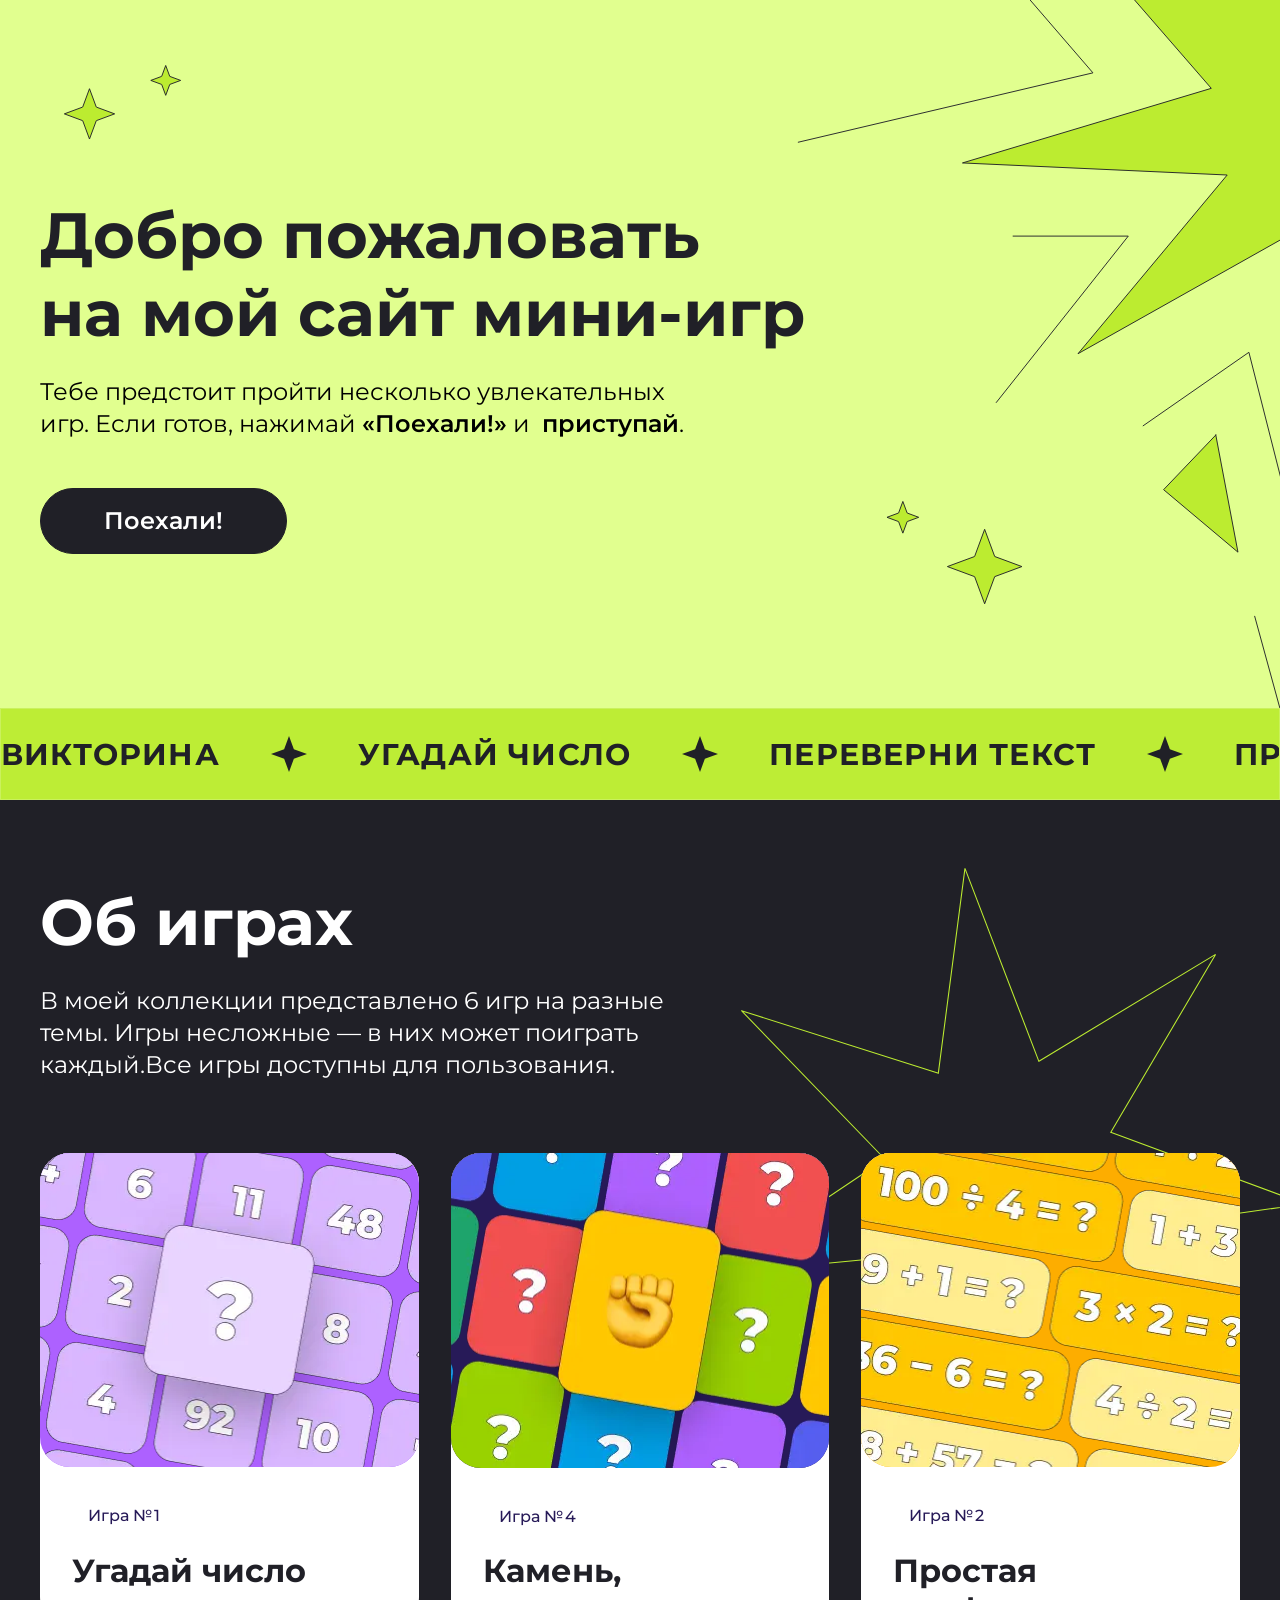
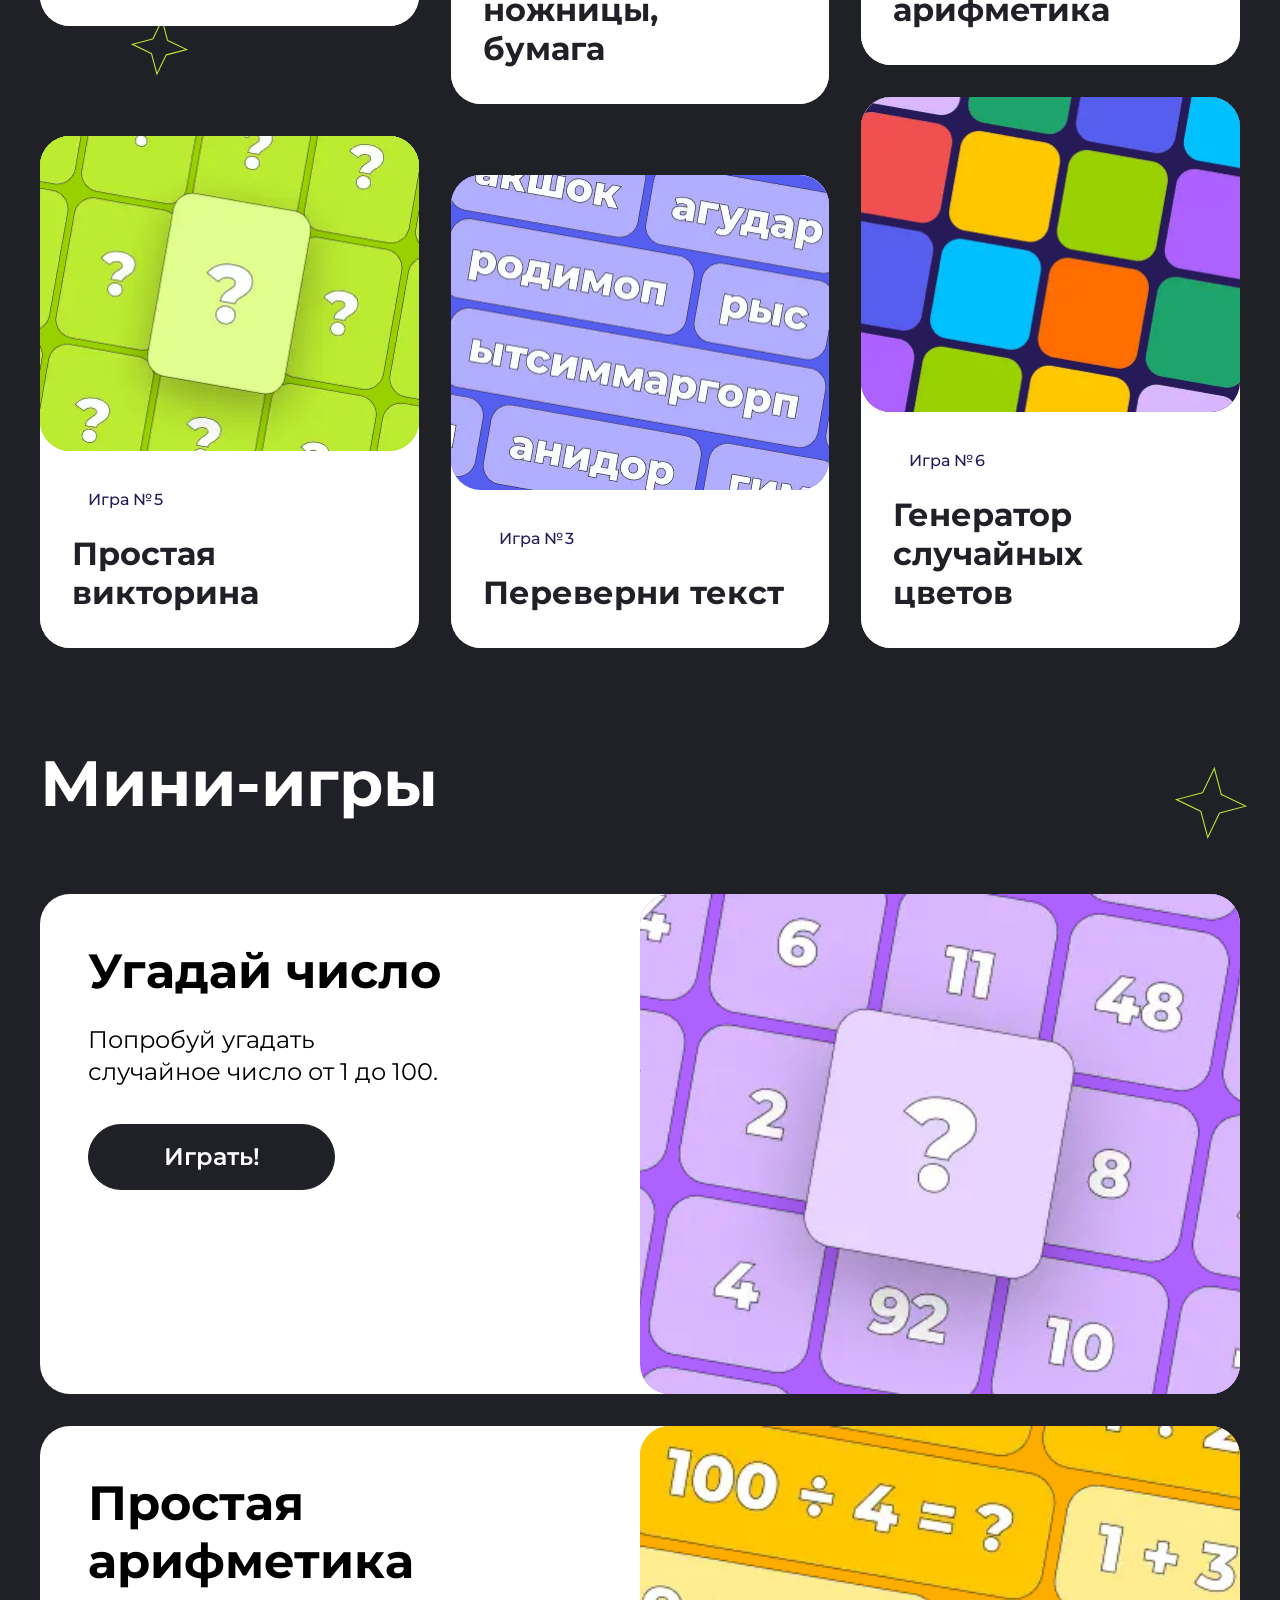
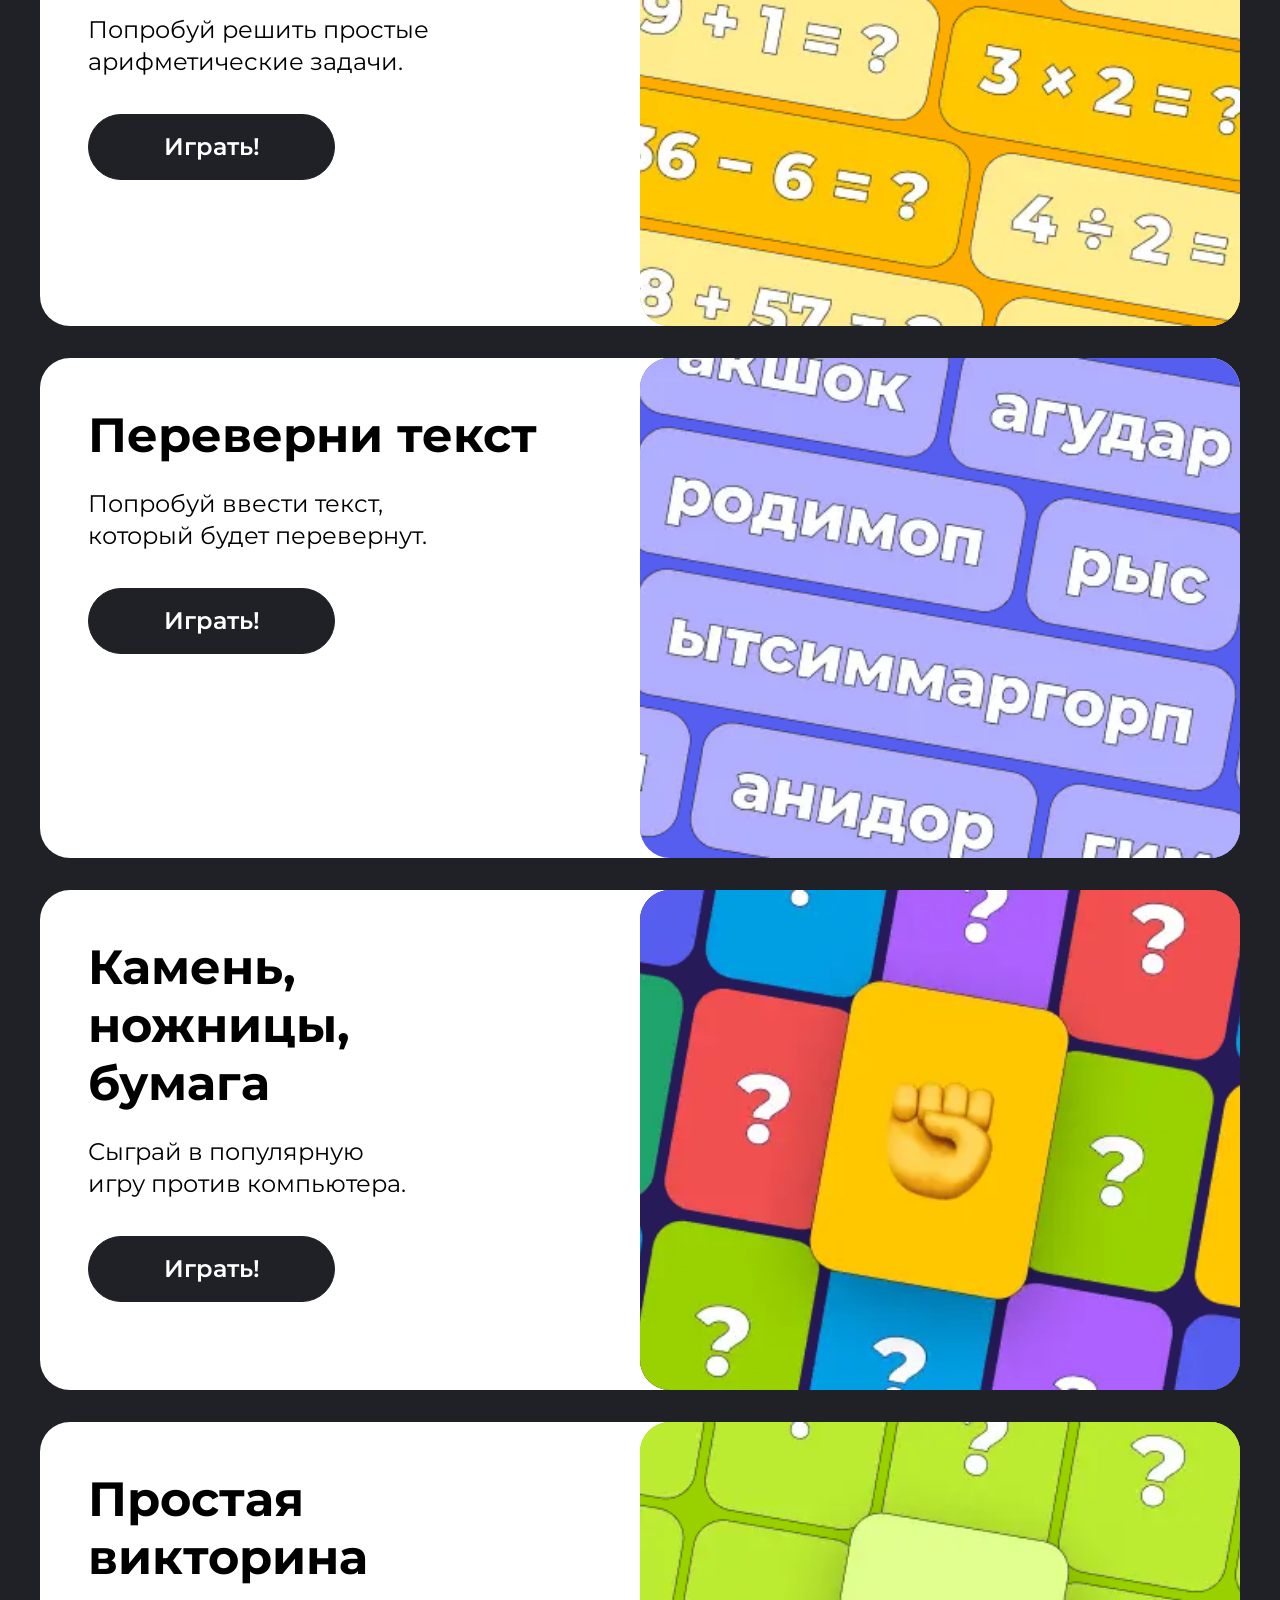
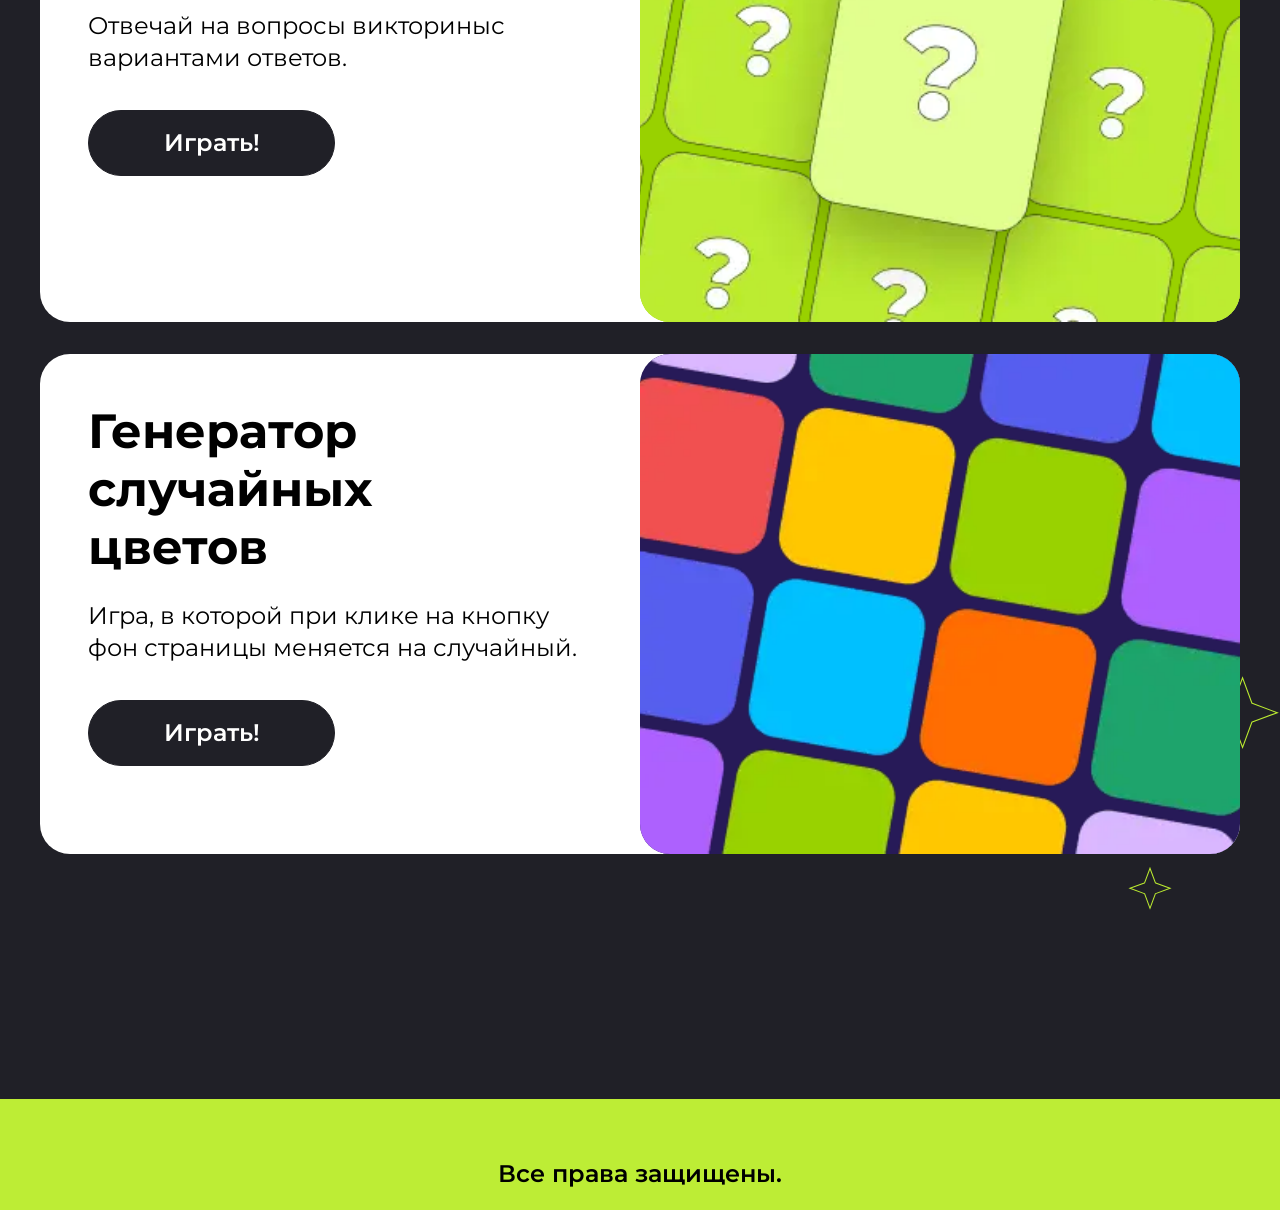
<file: index.html>
<!DOCTYPE html>
<html lang="ru">
	<head>
		<meta charset="UTF-8">
		<meta http-equiv="X-UA-Compatible" content="IE=edge">
		<meta name="viewport" content="width=device-width, initial-scale=1.0">
		<title>Mini games</title>
		<link rel="preconnect" href="https://fonts.googleapis.com">
		<link rel="preconnect" href="https://fonts.gstatic.com" crossorigin>
		<link href="https://fonts.googleapis.com/css2?family=Montserrat:ital,wght@0,100..900;1,100..900&display=swap" rel="stylesheet">
		<link rel="stylesheet" href="./css/main.css">

		<link rel="icon" type="image/x-icon" href="./img/favicons/apple-touch-icon.svg">
		<link rel="apple-touch-icon" sizes="180x180" href="./img/favicon/apple-touch-icon.png">
		<script defer src="./js/index.bundle.js"></script>
	</head>

	<body class="body" id="body-page" data-js-body-page>
		<div class="wrapper-lock-scroll" data-js-wrapper>
			
			<svg display="none" xmlns="http://www.w3.org/2000/svg" xmlns:xlink="http://www.w3.org/1999/xlink">
				<symbol id="close" xmlns="http://www.w3.org/2000/svg" class="bi bi-x" viewBox="0 0 12 12">
					<path
						d="M4.646 4.646a.5.5 0 0 1 .708 0L8 7.293l2.646-2.647a.5.5 0 0 1 .708.708L8.707 8l2.647 2.646a.5.5 0 0 1-.708.708L8 8.707l-2.646 2.647a.5.5 0 0 1-.708-.708L7.293 8 4.646 5.354a.5.5 0 0 1 0-.708z">
				</symbol>
			</svg>
			<header class="header">
				<div class="header__sticky-marquee">
					<div class="container">
						<div class="header__body">
							<div class="header__content">
								<h2 class="header__title">Добро пожаловать на&#160;мой сайт мини-игр</h2>
								<div class="header__subtitle">
									<p>
										Тебе предстоит пройти несколько увлекательных игр. Если&#160;готов, нажимай
										<span class="header__highlight">&#171;Поехали!&#187;</span> и&#160; <span class="header__highlight">приступай</span>.
									</p>
								</div>
							</div>
							<a href="#about-games" class="header__link button-action">
								<span class="button-action__text">Поехали!</span>
							</a>
						</div>
					</div>
					<div class="container-full">
						<div class="marquee">
							<div class="marquee__container" data-speed="60" data-direction="left">
								<div class="marquee__track">
									<div class="marquee__inner">
										<div class="card-line"><span class="card-line__text">Викторина</span></div>
										<div class="card-line"><span class="card-line__text">Угадай число</span></div>
										<div class="card-line"><span class="card-line__text">Переверни текст</span></div>
										<div class="card-line"><span class="card-line__text">Простая арифметика</span></div>
										<div class="card-line"><span class="card-line__text">Камень, ножницы, бумага</span></div>
										<div class="card-line"><span class="card-line__text">Генератор случайных цветов</span></div>
									</div>
								</div>
							</div>
						</div>
					</div>
				</div>
			</header>
			<main class="main">
				<div class="main__container-bg">
					<div class="container main__container">
						<div class="main__body">
							<h1 class="main__caption hidden" aria-label="All mini-games">Mini games for kids and parents</h1>
							<section class="about-games" id="about-games">
								<!-- <div class="container"> -->
								<div class="about-games__body">
									<div class="about-games__content">
										<h2 class="about-games__title title-games" aria-label="Описание игр для детей">Об&#160;играх</h2>
										<div class="about-games__description">
											<p>
												В&#160;моей коллекции представлено 6 игр на&#160;разные темы. Игры несложные&#160;&#8212; в&#160;них может поиграть каждый.Все игры
												доступны для&#160;пользования.
											</p>
										</div>
									</div>
									<div class="about-games__cards">
										<div class="about-games__column">
											<a href="#guess-number" class="about-games__link">
												<article class="card-game">
													<h3 class="sr-only" aria-label="Детские игры">Игра: Угадай число</h3>
													<div class="card-game__cover-card bg-img-color bg-img-color--1">
														<picture>
															<source
																srcset="
																	./img/card-game/guess-number.webp    1x,
																	./img/card-game/guess-number@2x.webp 2x,
																	./img/card-game/guess-number@4x.webp 3x
																"
																type="image/webp">
															<source
																srcset="
																	./img/card-game/guess-number.png    1x,
																	./img/card-game/guess-number@2x.png 2x,
																	./img/card-game/guess-number@4x.png 3x
																"
																type="image/png">
															<img src="./img/card-game/guess-number.png" loading="lazy" alt="guess the number" class="card-game__img">
														</picture>
													</div>
													<div class="card-game__content">
														<div class="card-game__number-game">
															<span>Игра № 1</span>
														</div>
														<h4 class="card-game__title">Угадай число</h4>
													</div>
												</article>
											</a>
											<a href="#rock-paper-scissors" class="about-games__link">
												<article class="card-game">
													<h3 class="sr-only" aria-label="Детские игры">Игра: Камень, ножницы, бумага</h3>
													<div class="card-game__cover-card bg-img-color bg-img-color--4">
														<picture>
															<source
																srcset="
																	./img/card-game/rock-paper-scissors.webp    1x,
																	./img/card-game/rock-paper-scissors@2x.webp 2x,
																	./img/card-game/rock-paper-scissors@4x.webp 3x
																"
																type="image/webp">
															<source
																srcset="
																	./img/card-game/rock-paper-scissors.png    1x,
																	./img/card-game/rock-paper-scissors@2x.png 2x,
																	./img/card-game/rock-paper-scissors@4x.png 3x
																"
																type="image/png">
															<img src="./img/card-game/rock-paper-scissors.png" loading="lazy" alt="rock-paper-scissors" class="card-game__img">
														</picture>
													</div>
													<div class="card-game__content">
														<div class="card-game__number-game">
															<span>Игра № 4</span>
														</div>
														<h4 class="card-game__title card-game__title--line-break">Камень, ножницы, бумага</h4>
													</div>
												</article>
											</a>
										</div>
										<div class="about-games__column">
											<a href="#simple-arithmetic" class="about-games__link">
												<article class="card-game">
													<h3 class="sr-only" aria-label="Детские игры">Игра: Простая арифметика</h3>
													<div class="card-game__cover-card  bg-img-color bg-img-color--2">
														<picture>
															<source
																srcset="
																	./img/card-game/simple-arithmetic.webp    1x,
																	./img/card-game/simple-arithmetic@2x.webp 2x,
																	./img/card-game/simple-arithmetic@4x.webp 3x
																"
																type="image/webp">
															<source
																srcset="
																	./img/card-game/simple-arithmetic.png    1x,
																	./img/card-game/simple-arithmetic@2x.png 2x,
																	./img/card-game/simple-arithmetic@4x.png 3x
																"
																type="image/png">
															<img src="./img/card-game/simple-arithmetic.png" loading="lazy" alt="simple-arithmetic" class="card-game__img">
														</picture>
													</div>
													<div class="card-game__content">
														<div class="card-game__number-game">
															<span>Игра № 2</span>
														</div>
														<h4 class="card-game__title card-game__title--line-break">Простая арифметика</h4>
													</div>
												</article>
											</a>
											<a href="#simple-quiz" class="about-games__link">
												<article class="card-game">
													<h3 class="sr-only" aria-label="Детские игры">Игра: Простая викторина</h3>
													<div class="card-game__cover-card bg-img-color bg-img-color--5">
														<picture>
															<source
																srcset="
																	./img/card-game/simple-quiz.webp    1x,
																	./img/card-game/simple-quiz@2x.webp 2x,
																	./img/card-game/simple-quiz@4x.webp 3x
																"
																type="image/webp">
															<source
																srcset="
																	./img/card-game/simple-quiz.png    1x,
																	./img/card-game/simple-quiz@2x.png 2x,
																	./img/card-game/simple-quiz@4x.png 3x
																"
																type="image/png">
															<img src="./img/card-game/simple-quiz.png" loading="lazy" alt="simple-quiz" class="card-game__img">
														</picture>
													</div>
													<div class="card-game__content">
														<div class="card-game__number-game">
															<span>Игра № 5</span>
														</div>
														<h4 class="card-game__title card-game__title--line-break">Простая викторина</h4>
													</div>
												</article>
											</a>
										</div>
										<div class="about-games__column">
											<a href="#turn-text-over" class="about-games__link">
												<article class="card-game">
													<h3 class="sr-only" aria-label="Детские игры">Игра: Переверни текст</h3>
													<div class="card-game__cover-card bg-img-color bg-img-color--3">
														<picture>
															<source
																srcset="
																	./img/card-game/turn-text-over.webp    1x,
																	./img/card-game/turn-text-over@2x.webp 2x,
																	./img/card-game/turn-text-over@4x.webp 3x
																"
																type="image/webp">
															<source
																srcset="
																	./img/card-game/turn-text-over.png    1x,
																	./img/card-game/turn-text-over@2x.png 2x,
																	./img/card-game/turn-text-over@4x.png 3x
																"
																type="image/png">
															<img src="./img/card-game/turn-text-over.png" loading="lazy" alt="turn-text-over" class="card-game__img">
														</picture>
													</div>
													<div class="card-game__content">
														<div class="card-game__number-game">
															<span>Игра № 3</span>
														</div>
														<h4 class="card-game__title">Переверни текст</h4>
													</div>
												</article>
											</a>
											<a href="#random-color-generator" class="about-games__link">
												<article class="card-game">
													<h3 class="sr-only" aria-label="Детские игры">Игра: Генератор случайных цветов</h3>
													<div class="card-game__cover-card bg-img-color bg-img-color--6">
														<picture>
															<source
																srcset="
																	./img/card-game/random-color-generator.webp    1x,
																	./img/card-game/random-color-generator@2x.webp 2x,
																	./img/card-game/random-color-generator@4x.webp 3x
																"
																type="image/webp">
															<source
																srcset="
																	./img/card-game/random-color-generator.png    1x,
																	./img/card-game/random-color-generator@2x.png 2x,
																	./img/card-game/random-color-generator@4x.png 3x
																"
																type="image/png">
															<img
																src="./img/card-game/random-color-generator.png"
																loading="lazy"
																alt="random-number-generator"
																class="card-game__img">
														</picture>
													</div>
													<div class="card-game__content">
														<div class="card-game__number-game">
															<span>Игра № 6</span>
														</div>
														<h4 class="card-game__title card-game__title--line-break">Генератор случайных цветов</h4>
													</div>
												</article>
											</a>
										</div>
									</div>
								</div>
								<!-- </div> -->
							</section>
							<section class="mini-games" id="mini-games">
								<!-- <div class="container"> -->
								<div class="mini-games__body">
									<div class="mini-games__content">
										<h3 class="mini-games__title title-games">Мини-игры</h3>
										<div class="mini-games__cards flip-card">
											<div class="mini-games__full-card flip-card__item" tabindex="0">
												<div class="mini-games__inner flip-card__inner">
													<article id="guess-number" class="card-mini flip-card__front">
														<div class="card-mini__content">
															<div class="card-mini__container">
																<div class="card-mini__rules-of-game">
																	<h2 class="card-mini__title">Угадай число</h2>
																	<div class="card-mini__description">
																		<p>Попробуй угадать случайное число от&#160;1 до&#160;100.</p>
																	</div>
																</div>
																<button type="button" class="button-action" data-game="guess-number">
																	<span class="button-action__text">Играть!</span>
																</button>
															</div>
														</div>
														<div class="card-mini__cover-card bg-img-color bg-img-color--1">
															<picture>
																<source
																	srcset="
																		./img/card-game/guess-number.webp    1x,
																		./img/card-game/guess-number@2x.webp 2x,
																		./img/card-game/guess-number@4x.webp 3x
																	"
																	type="image/webp">
																<source
																	srcset="
																		./img/card-game/guess-number.png    1x,
																		./img/card-game/guess-number@2x.png 2x,
																		./img/card-game/guess-number@4x.png 3x
																	"
																	type="image/png">
																<img src="./img/card-game/guess-number.png" loading="lazy" alt="guess the number" class="card-mini__img">
															</picture>
														</div>
													</article>
													<article class="card-mini-game flip-card__back">
														<div class="card-mini-game__container">
															<div class="card-mini-game__body">
																<div class="card-mini-game__pattern">
																	<button type="button" class="card-mini-game__btn-close" data-close="close">
																		<svg class="icon icon--close">
																			<use xlink:href="#close"></use>
																		</svg>
																	</button>
																	<h2 class="card-mini-game__title">Угадай число</h2>
																</div>
																<div class="guess-number">
																	<h3 class="guess-number__title">Компьютер загадал число от&#160;1 до&#160;100.&#160; Ваша задача его угадать.</h3>
																	<fieldset class="guess-number__field">
																		<label for="guess-number-play" class="guess-number__label">Ваше число: </label>
																		<input
																			id="guess-number-play"
																			name="number"
																			type="number"
																			min="0"
																			max="100"
																			inputmode="numeric"
																			placeholder="From 0 to 100"
																			class="guess-number__input">
																		<button type="button" class="guess-number__btn" data-test="check">Проверить</button>
																		<button type="button" class="guess-number__btn" data-test="reset">Сбросить</button>
																	</fieldset>
																	<div class="guess-number__display-result">
																		<div class="guess-number__result">
																			<span class="guess-number__text">Результат:</span>
																			<span class="guess-number__out-result"></span>
																		</div>
																		<div class="guess-number__help">
																			<span class="guess-number__text">Подсказка:</span>
																			<span class="guess-number__out-help"></span>
																		</div>
																		<div class="guess-number__attempt">
																			<span class="guess-number__text">Число попыток:</span>
																			<span class="guess-number__out-attempt"></span>
																		</div>
																	</div>
																</div>
															</div>
														</div>
													</article>
												</div>
											</div>
											<div class="mini-games__full-card  flip-card__item" tabindex="0">
												<div class="mini-games__inner flip-card__inner">
													<article id="simple-arithmetic" class="card-mini flip-card__front">
														<div class="card-mini__content">
															<div class="card-mini__container">
																<div class="card-mini__rules-of-game">
																	<h2 class="card-mini__title card-mini__title--line-break">Простая арифметика</h2>
																	<div class="card-mini__description">
																		<p>Попробуй решить простые арифметические задачи.</p>
																	</div>
																</div>
																<button type="button" class="button-action" data-game="simple-arithmetic">
																	<span class="button-action__text">Играть!</span>
																</button>
															</div>
														</div>
														<div class="card-mini__cover-card bg-img-color bg-img-color--2">
															<picture>
																<source
																	srcset="
																		./img/card-game/simple-arithmetic.webp    1x,
																		./img/card-game/simple-arithmetic@2x.webp 2x,
																		./img/card-game/simple-arithmetic@4x.webp 3x
																	"
																	type="image/webp">
																<source
																	srcset="
																		./img/card-game/simple-arithmetic.png    1x,
																		./img/card-game/simple-arithmetic@2x.png 2x,
																		./img/card-game/simple-arithmetic@4x.png 3x
																	"
																	type="image/png">
																<img src="./img/card-game/simple-arithmetic.png" loading="lazy" alt="guess the number" class="card-mini__img">
															</picture>
														</div>
													</article>
													<article class="card-mini-game flip-card__back">
														<div class="card-mini-game__container">
															<div class="card-mini-game__body">
																<div class="card-mini-game__pattern">
																	<button type="button" class="card-mini-game__btn-close" data-close="close">
																		<svg class="icon icon--close">
																			<use xlink:href="#close"></use>
																		</svg>
																	</button>
																	<h2 class="card-mini-game__title">Простая арифметика</h2>
																</div>
															</div>
														</div>
													</article>
												</div>
											</div>
											<div class="mini-games__full-card  flip-card__item" tabindex="0">
												<div class="mini-games__inner flip-card__inner">
													<article id="turn-text-over" class="card-mini flip-card__front">
														<div class="card-mini__content">
															<div class="card-mini__container">
																<div class="card-mini__rules-of-game">
																	<h2 class="card-mini__title">Переверни <span>текст</span></h2>
																	<div class="card-mini__description">
																		<p>Попробуй ввести текст, который будет перевернут.</p>
																	</div>
																</div>
																<button type="button" class="button-action">
																	<span class="button-action__text">Играть!</span>
																</button>
															</div>
														</div>
														<div class="card-mini__cover-card bg-img-color bg-img-color--3">
															<picture>
																<source
																	srcset="
																		./img/card-game/turn-text-over.webp    1x,
																		./img/card-game/turn-text-over@2x.webp 2x,
																		./img/card-game/turn-text-over@4x.webp 3x
																	"
																	type="image/webp">
																<source
																	srcset="
																		./img/card-game/turn-text-over.png    1x,
																		./img/card-game/turn-text-over@2x.png 2x,
																		./img/card-game/turn-text-over@4x.png 3x
																	"
																	type="image/png">
																<img src="./img/card-game/turn-text-over.png" loading="lazy" alt="guess the number" class="card-mini__img">
															</picture>
														</div>
													</article>
													<article class="card-mini-game flip-card__back">
														<div class="card-mini-game__container">
															<div class="card-mini-game__body">
																<div class="card-mini-game__pattern">
																	<button type="button" class="card-mini-game__btn-close" data-close="close">
																		<svg class="icon icon--close">
																			<use xlink:href="#close"></use>
																		</svg>
																	</button>
																	<h2 class="card-mini-game__title">Переверни текст</h2>
																</div>
															</div>
														</div>
													</article>
												</div>
											</div>
											<div class="mini-games__full-card  flip-card__item" tabindex="0">
												<div class="mini-games__inner flip-card__inner">
													<article id="rock-paper-scissors" class="card-mini flip-card__front">
														<div class="card-mini__content">
															<div class="card-mini__container">
																<div class="card-mini__rules-of-game">
																	<h2 class="card-mini__title card-mini__title--line-break">Камень, ножницы, бумага</h2>
																	<div class="card-mini__description">
																		<p>Сыграй в&#160;популярную игру против компьютера.</p>
																	</div>
																</div>
																<button type="button" class="button-action">
																	<span class="button-action__text">Играть!</span>
																</button>
															</div>
														</div>
														<div class="card-mini__cover-card bg-img-color bg-img-color--4">
															<picture>
																<source
																	srcset="
																		./img/card-game/rock-paper-scissors.webp    1x,
																		./img/card-game/rock-paper-scissors@2x.webp 2x,
																		./img/card-game/rock-paper-scissors@4x.webp 3x
																	"
																	type="image/webp">
																<source
																	srcset="
																		./img/card-game/rock-paper-scissors.png    1x,
																		./img/card-game/rock-paper-scissors@2x.png 2x,
																		./img/card-game/rock-paper-scissors@4x.png 3x
																	"
																	type="image/png">
																<img src="./img/card-game/rock-paper-scissors.png" loading="lazy" alt="guess the number" class="card-mini__img">
															</picture>
														</div>
													</article>
													<article class="card-mini-game flip-card__back">
														<div class="card-mini-game__container">
															<div class="card-mini-game__body">
																<div class="card-mini-game__pattern">
																	<button type="button" class="card-mini-game__btn-close" data-close="close">
																		<svg class="icon icon--close">
																			<use xlink:href="#close"></use>
																		</svg>
																	</button>
																	<h2 class="card-mini-game__title">Камень, ножницы, бумага</h2>
																</div>
															</div>
														</div>
													</article>
												</div>
											</div>
											<div class="mini-games__full-card  flip-card__item" tabindex="0">
												<div class="mini-games__inner flip-card__inner">
													<article id="simple-quiz" class="card-mini flip-card__front">
														<div class="card-mini__content">
															<div class="card-mini__container">
																<div class="card-mini__rules-of-game">
																	<h2 class="card-mini__title card-mini__title--line-break">Простая викторина</h2>
																	<div class="card-mini__description">
																		<p>Отвечай на&#160;вопросы викториныс вариантами ответов.</p>
																	</div>
																</div>
																<button type="button" class="button-action">
																	<span class="button-action__text">Играть!</span>
																</button>
															</div>
														</div>
														<div class="card-mini__cover-card bg-img-color bg-img-color--5">
															<picture>
																<source
																	srcset="
																		./img/card-game/simple-quiz.webp    1x,
																		./img/card-game/simple-quiz@2x.webp 2x,
																		./img/card-game/simple-quiz@4x.webp 3x
																	"
																	type="image/webp">
																<source
																	srcset="
																		./img/card-game/simple-quiz.png    1x,
																		./img/card-game/simple-quiz@2x.png 2x,
																		./img/card-game/simple-quiz@4x.png 3x
																	"
																	type="image/png">
																<img src="./img/card-game/simple-quiz.png" loading="lazy" alt="guess the number" class="card-mini__img">
															</picture>
														</div>
													</article>
													<article class="card-mini-game flip-card__back">
														<div class="card-mini-game__container">
															<div class="card-mini-game__body">
																<div class="card-mini-game__pattern">
																	<button type="button" class="card-mini-game__btn-close" data-close="close">
																		<svg class="icon icon--close">
																			<use xlink:href="#close"></use>
																		</svg>
																	</button>
																	<h2 class="card-mini-game__title">Простая викторина</h2>
																</div>
															</div>
														</div>
													</article>
												</div>
											</div>
											<div class="mini-games__full-card  flip-card__item" tabindex="0">
												<div class="mini-games__inner flip-card__inner">
													<article id="random-color-generator" class="card-mini flip-card__front">
														<div class="card-mini__content">
															<div class="card-mini__container">
																<div class="card-mini__rules-of-game">
																	<h2 class="card-mini__title card-mini__title--line-break">Генератор случайных цветов</h2>
																	<div class="card-mini__description">
																		<p>Игра, в&#160;которой при&#160;клике на&#160;кнопку фон страницы меняется на&#160;случайный.</p>
																	</div>
																</div>
																<button type="button" class="button-action">
																	<span class="button-action__text">Играть!</span>
																</button>
															</div>
														</div>
														<div class="card-mini__cover-card bg-img-color bg-img-color--6">
															<picture>
																<source
																	srcset="
																		./img/card-game/random-color-generator.webp    1x,
																		./img/card-game/random-color-generator@2x.webp 2x,
																		./img/card-game/random-color-generator@4x.webp 3x
																	"
																	type="image/webp">
																<source
																	srcset="
																		./img/card-game/random-color-generator.png    1x,
																		./img/card-game/random-color-generator@2x.png 2x,
																		./img/card-game/random-color-generator@4x.png 3x
																	"
																	type="image/png">
																<img src="./img/card-game/random-color-generator.png" loading="lazy" alt="guess the number" class="card-mini__img">
															</picture>
														</div>
													</article>
													<article class="card-mini-game flip-card__back">
														<div class="card-mini-game__container">
															<div class="card-mini-game__body">
																<div class="card-mini-game__pattern">
																	<button type="button" class="card-mini-game__btn-close" data-close="close">
																		<svg class="icon icon--close">
																			<use xlink:href="#close"></use>
																		</svg>
																	</button>
																	<h2 class="card-mini-game__title">Генератор случайных цветов</h2>
																</div>
															</div>
														</div>
													</article>
												</div>
											</div>
										</div>
									</div>
								</div>
								<!-- </div> -->
							</section>
						</div>
					</div>
				</div>
			</main>
			<footer class="footer">
				<span class="footer__copyright">Все права защищены.</span>
			</footer>
		</div>
		<!-- <script type="module" src="./js/index.js"></script> -->
	</body>
</html>
</file>
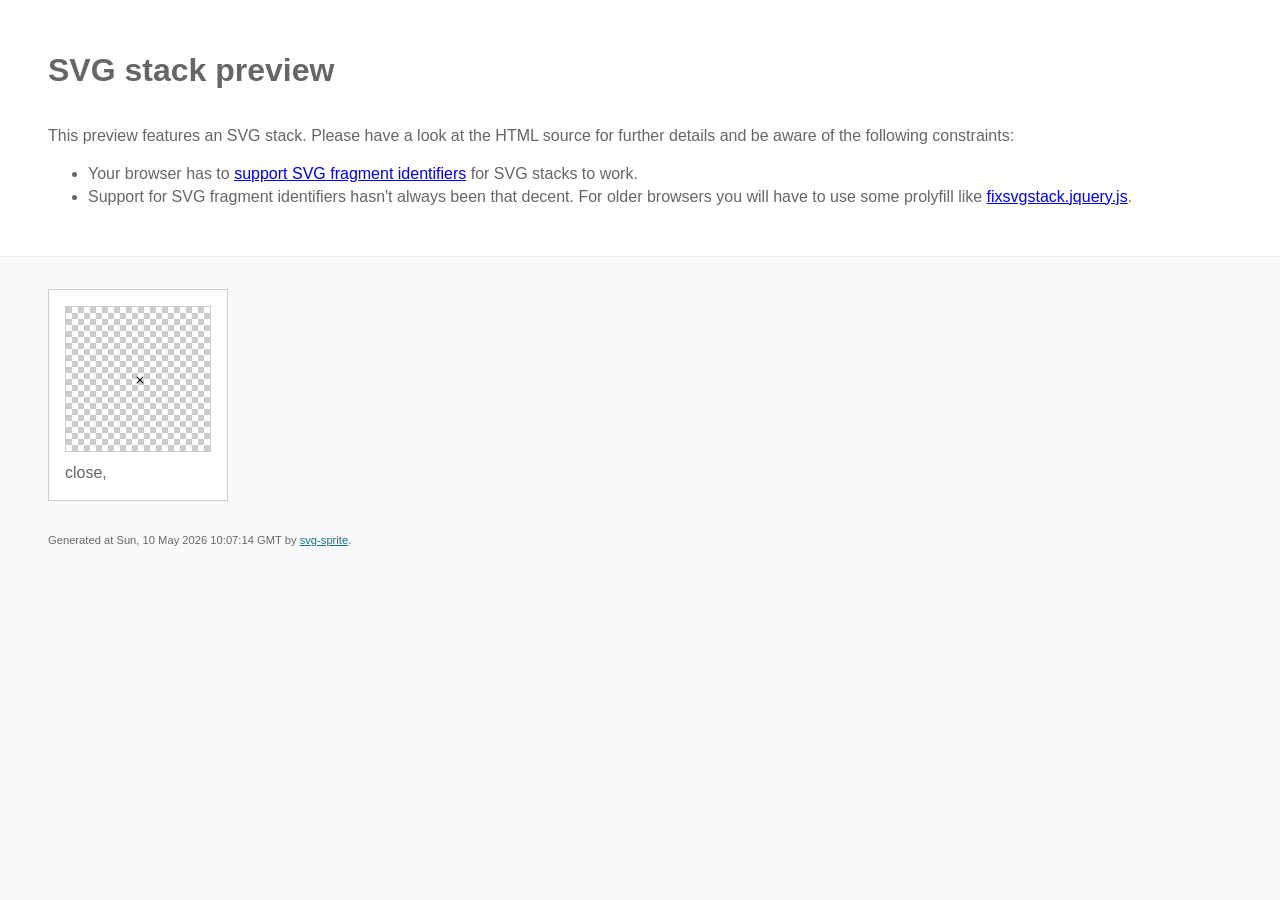
<file: img/svgsprite/stack/sprite.stack.html>
<!doctype html>
<html lang="en">
    <head>
        <meta charset="utf-8">
        <title>SVG stack preview | svg-sprite</title>
        <style>
            body {
                padding: 0;
                margin: 0;
                color: #666;
                background: #fafafa;
                font-family: Arial, Helvetica, sans-serif;
                font-size: 1em;
                line-height: 1.4;
            }

            header {
                display: block;
                padding: 3em 3em 2em;
                background-color: #fff;
            }

            header p {
                margin: 2em 0 0;
            }

            section {
                border-top: 1px solid #eee;
                padding: 2em 3em 0;
            }

            section ul {
                margin: 0;
                padding: 0;
            }

            section li {
                display: inline-block;
                background-color: #fff;
                position: relative;
                margin: 0 2em 2em 0;
                vertical-align: top;
                border: 1px solid #ccc;
                padding: 1em 1em 3em;
                cursor: default;
            }

            .icon-box {
                margin: 0;
                width: 144px;
                height: 144px;
                position: relative;
                background: #ccc url("data:image/svg+xml,%3Csvg xmlns='http://www.w3.org/2000/svg' width='12' height='12'%3E%3Cpath fill='%23fff' d='M6 0h6v6H6zM0 6h6v6H0z'/%3E%3C/svg%3E") top left repeat;
                border: 1px solid #ccc;
                display: table-cell;
                vertical-align: middle;
                text-align: center;
            }

            .icon {
                display: inline-block;
            }

            h1 {
                margin-top: 0;
            }

            h2 {
                margin: 0;
                padding: 0;
                font-size: 1em;
                font-weight: 400;
                white-space: nowrap;
                overflow: hidden;
                text-overflow: ellipsis;
                position: absolute;
                left: 1em;
                right: 1em;
                bottom: 1em;
            }

            footer {
                display: block;
                margin: 0;
                padding: 0 3em 3em;
            }

            footer p {
                margin: 0;
                font-size: .7em;
            }

            footer a {
                color: #0f7595;
                margin-left: 0;
            }
        </style>

<!--
Sprite shape dimensions
====================================================================================================
You will need to set the sprite shape dimensions via CSS when you use them as stack SVGs, otherwise
they would become a huge 100% in size. You may use the following dimension classes for doing so.
They might well be outsourced to an external stylesheet of course.
-->

<style>
 .svg-close-dims { width: 12px; height: 12px; }
</style>

<!--
====================================================================================================
-->

    </head>
    <body>
        <header>
            <h1>SVG stack preview</h1>
            <p>This preview features an SVG stack. Please have a look at the HTML source for further details and be aware of the following constraints:</p>
            <ul>
                <li>Your browser has to <a href="https://caniuse.com/svg-fragment" target="_blank" rel="noopener noreferrer">support SVG fragment identifiers</a> for SVG stacks to work.</li>
                <li>Support for SVG fragment identifiers hasn't always been that decent. For older browsers you will have to use some prolyfill like <a href="https://github.com/preciousforever/SVG-Stacker/blob/master/fixsvgstack.jquery.js" target="_blank" rel="noopener noreferrer">fixsvgstack.jquery.js</a>.</li>
            </ul>
        </header>
        <section>

<!--
SVG stack
====================================================================================================
These SVG images make use of fragment identifiers (IDs) to reference certain portions of the
external sprite. By default, all shapes inside the sprite are hidden by CSS. The `:target` pseudo
selector is used to show the very shape that is referenced by the fragment identifier.
-->

            <ul>

             <li title="close">
                    <div class="icon-box">
                        <img src="svg/sprite.stack.svg#close" class="svg-close-dims" alt="close">
                    </div>
                    <h2>close, </h2>
                </li>
         </ul>

<!--
====================================================================================================
-->

        </section>
        <footer>
            <p>Generated at Sun, 10 May 2026 10:07:14 GMT by <a href="https://github.com/svg-sprite/svg-sprite" target="_blank" rel="noopener noreferrer">svg-sprite</a>.</p>
        </footer>
    </body>
</html>
</file>
<file: css/main.css>
@charset "UTF-8";
/* Base */
/*Важен порядок подключение сверху до низу*/
*,
*::before,
*::after {
  margin: 0;
  padding: 0;
  border: 0;
  -moz-box-sizing: border-box;
  -webkit-box-sizing: border-box;
  -ms-box-sizing: border-box;
  box-sizing: border-box;
}

:focus,
:active {
  outline: none;
}

a:focus,
a:active {
  outline: none;
}

header,
nav,
footer,
aside,
section {
  display: block;
}

html,
body {
  -ms-text-size-adjust: 100%;
  -moz-text-size-adjust: 100%;
  -webkit-text-size-adjust: 100%;
  -ms-user-select: none;
  -moz-user-select: none;
  -webkit-user-select: none;
  user-select: none;
  -ms-overflow-style: none; /* IE 10+ */
}

a,
input,
button,
textarea {
  font-family: inherit;
}

input, textarea, button, select {
  font-family: inherit;
  font-size: inherit;
  color: inherit;
  background-color: transparent;
}

input::-ms-clear {
  display: none;
}

/*
input[type="checkbox"] {
   // -webkit-appearance: none;
   // appearance: none;
}
*/
input[type=number]::-webkit-inner-spin-button,
input[type=number]::-webkit-outer-spin-button {
  -webkit-appearance: none;
  margin: 0;
}

input[type=number] {
  -moz-appearance: textfield;
  appearance: textfield;
}

input:focus, input:active,
button:focus, button:active {
  outline: none;
}

button::-moz-focus-inner {
  padding: 0;
  border: none;
}

label {
  cursor: pointer;
}

legend {
  display: block;
}

details::-w input[type=submit] {
  border: none;
}

button {
  padding: 0;
  border: none;
  cursor: pointer;
  background-color: transparent;
}

button::-moz-focus-inner {
  padding: 0;
  border: none;
}

a:visited {
  text-decoration: none;
}

ol, ul, ul li {
  list-style-type: none;
  list-style: none;
}

img {
  vertical-align: top;
}

img, video {
  display: block;
  max-width: 100%;
  height: auto;
}

address {
  font-style: normal;
}

/**
  Обнуляем вертикальные внешние отступы параграфа,
  объявляем локальную переменную для внешнего отступа вниз,
  чтобы избежать взаимодействие с более сложным селектором
 */
p {
  --paragraphMarginBottom: 1.5rem;
  margin-block: 0;
}

/**
  Внешний отступ вниз для параграфа без атрибута class,
  который расположен не последним среди своих соседних элементов
 */
p:where(:not([class]):not(:last-child)) {
  margin-bottom: 0;
}

h1,
h2,
h3,
h4,
h5,
h6 {
  font-size: inherit;
  font-weight: 400;
  margin: 0;
  padding: 0;
}

svg * {
  transition-property: fill, stroke;
  width: 100%;
  height: 100%;
}

fieldset {
  margin: 0;
  padding: 0;
  bottom: 0;
}

@media (prefers-reduced-motion: reduce) {
  * {
    animation-duration: 0.01ms !important;
    animation-iteration-count: 1 !important;
    transition-duration: 0.01ms !important;
    scroll-behavior: auto !important;
  }
}
:root {
  --container-web-site: 100vw;
  --container-width: calc(75rem + (var(--container-padding)) * 2);
  --container-padding: 0.9375rem;
}
@media (max-width: 23.4375rem) {
  :root {
    --container-width: calc(100vw + (var(--container-padding)) * 2);
    --container-padding: 1.0625rem;
  }
}
:root {
  --font-family: "Montserrat", sans-serif;
  --second-family: "Stratos", sans-serif;
  --color-light: #fff;
  --color-header: #202027;
  --color-dark:#000;
  --bg-color-header:#E1FF8F;
  --bg-color-button:#202027;
  --bg-color-main:#202027;
  --bg-color-lime:#bded35;
  --bg-color-one: #AD61FF;
  --bg-color-two: #FDAD00;
  --bg-color-three: #565EEF;
  --bg-color-four: #271A58;
  --bg-color-five: #99D100;
  --bg-color-six: #271A58;
  --stroke-color: rgba(230, 16, 16, 0.5);
  --time-duration: 0.5s;
}

html {
  background-color: var(--color-light);
  scroll-behavior: smooth;
}

a,
input,
button {
  font-family: var(--font-family);
}

.body {
  font-family: var(--font-family);
  font-size: 1rem;
  text-wrap: balance;
  background-color: var(--color-light);
  padding-right: 0px;
  scrollbar-width: auto;
  overflow-y: auto;
  scroll-behavior: smooth;
  background-color: var(--color-light);
  color: var(--color-dark);
}

.wrapper-lock-scroll {
  pointer-events: all;
  display: flex;
  flex-direction: column;
  min-height: 100vh;
}

.body.lock-scroll {
  overflow-y: hidden;
}

img {
  display: block;
}

a {
  display: inline-block;
}

.hidden {
  position: absolute !important;
  width: 0.0625rem !important;
  height: 0.0625rem !important;
  margin: -0.0625rem !important;
  border: 0 !important;
  padding: 0 !important;
  white-space: nowrap !important;
  clip-path: inset(100%) !important;
  clip: rect(0 0 0 0) !important;
  overflow-block: hidden !important;
}

.sr-only {
  position: absolute;
  width: 0.0625rem;
  height: 0.0625rem;
  padding: 0;
  margin: -0.0625rem;
  overflow: hidden;
  clip: rect(0, 0, 0, 0);
  white-space: nowrap;
  border: 0;
}

.none {
  display: none !important;
}

.no-scroll {
  overflow-y: hidden;
}

.text-left {
  text-align: left;
}

.text-right {
  text-align: right;
}

.text-center {
  text-align: center;
}

.d-flex {
  display: flex;
}

.flex-center {
  justify-content: center;
}

/* Контейнеры */
.container {
  margin-inline: auto;
  padding: 0 var(--container-padding) 0 var(--container-padding);
  max-width: var(--container-width);
  width: 100%;
}
@media screen and (min-width: 48rem) and (max-width: 63.9375rem) {
  .container {
    --container-width: calc(56.25rem + (var(--container-padding)) * 2);
  }
}
@media (max-width: 23.4375rem) {
  .container {
    margin-inline: 0rem;
  }
}

.container-full {
  padding: 0;
  max-width: var(--container-web-site);
  width: 100%;
}

.container-left-50 {
  padding: 0 var(--container-padding);
  max-width: 50%;
}
@media (max-width: 30rem) {
  .container-left-50 {
    max-width: 100%;
  }
}

.container-right-50 {
  padding: 0 var(--container-padding);
  max-width: 50%;
  margin-left: auto;
}
@media (max-width: 30rem) {
  .container-right-50 {
    max-width: 100%;
  }
}

.container-right {
  padding-left: calc((100% - var(--container-width)) / 2 + var(--container-padding));
}
@media (max-width: 64rem) {
  .container-right {
    padding-left: var(--container-padding);
  }
}

.container-left {
  padding-right: calc((100% - var(--container-width)) / 2 + var(--container-padding));
}
@media (max-width: 64rem) {
  .container-left {
    padding-right: var(--container-padding);
  }
}

.container-half-left {
  padding-right: calc((100% - var(--container-width)) / 2 + var(--container-width) / 2);
  padding-left: calc((100% - var(--container-width)) / 2 + var(--container-padding));
}
@media (max-width: 64rem) {
  .container-half-left {
    padding-left: var(--container-padding);
  }
}
@media (max-width: 30rem) {
  .container-half-left {
    padding: 0 var(--container-padding);
  }
}

.container-half-right {
  padding-left: calc((100% - var(--container-width)) / 2 + var(--container-width) / 2);
  padding-right: calc((100% - var(--container-width)) / 2 + var(--container-padding));
}
@media (max-width: 64rem) {
  .container-half-right {
    padding-right: var(--container-padding);
  }
}
@media (max-width: 30rem) {
  .container-half-right {
    padding: 0 var(--container-padding);
  }
}

.about-games {
  --columns-card: 2;
  --column-gap: 1.5rem;
  padding-bottom: 3.125rem;
}
@media (max-width: 30rem) {
  .about-games {
    display: none;
  }
}
.about-games__body {
  display: flex;
  flex-direction: column;
  row-gap: 4.5rem;
}
.about-games__content {
  display: flex;
  flex-direction: column;
  color: var(--color-light);
  font-family: var(--font-family);
  row-gap: 1.5rem;
}
.about-games__cards {
  display: grid;
  grid-template-columns: repeat(3, 1fr);
  justify-items: center;
  width: 100%;
  column-gap: 2rem;
}
@media screen and (min-width: 48rem) and (max-width: 63.9375rem) {
  .about-games__cards {
    grid-template-columns: repeat(1, 1fr);
    column-gap: 0;
    row-gap: 2rem;
  }
}
.about-games__column {
  display: flex;
  flex-direction: column;
  row-gap: 2rem;
  justify-content: space-between;
  width: 100%;
}
@media screen and (min-width: 48rem) and (max-width: 63.9375rem) {
  .about-games__column {
    flex-direction: row;
    row-gap: 2rem;
  }
}
.about-games__link {
  background-color: var(--color-light);
  border-radius: 1.875rem;
  text-decoration: none;
  display: flex;
  flex-direction: column;
  transition: transform 0.5s ease-in-out, box-shadow 0.5s ease-in-out;
}
@media (hover: hover) {
  .about-games__link:hover {
    cursor: pointer;
    transform: scale(1.07);
    box-shadow: 0rem 0rem 0.625rem 0.625rem rgba(181, 8, 8, 0.98);
  }
}
@media (hover: none) {
  .about-games__link:active {
    cursor: pointer;
    transform: scale(1.07);
    box-shadow: 0rem 0rem 0.625rem 0.625rem rgba(181, 8, 8, 0.98);
  }
}
@media screen and (min-width: 48rem) and (max-width: 63.9375rem) {
  .about-games__link {
    width: calc((100% - (var(--columns-card) - 1) * var(--column-gap)) / var(--columns-card));
  }
}
.about-games__description {
  font-size: 1.5rem;
  font-weight: 400;
  line-height: 1.33333;
  max-width: 49.25rem;
  width: 100%;
}

.bg-img-color--1 {
  background-color: var(--bg-color-one);
}
.bg-img-color--2 {
  background-color: var(--bg-color-two);
}
.bg-img-color--3 {
  background-color: var(--bg-color-three);
}
.bg-img-color--4 {
  background-color: var(--bg-color-four);
}
.bg-img-color--5 {
  background-color: var(--bg-color-five);
}
.bg-img-color--6 {
  background-color: var(--bg-color-six);
}

.button-action {
  text-decoration: none;
  display: flex;
  align-items: center;
  justify-content: center;
  border: 0.0625rem solid var(--bg-color-button);
  border-radius: 3.75rem;
  width: 15.4375rem;
  height: 4.125rem;
  background-color: var(--bg-color-button);
  color: var(--color-light);
  transition: background-color 0.5s ease-in-out, color 0.5s ease-in-out;
}
@media (hover: hover) {
  .button-action:hover {
    background-color: var(--color-light);
    color: var(--color-header);
  }
}
@media (hover: none) {
  .button-action:active {
    background-color: var(--color-light);
    color: var(--color-header);
  }
}
@media (max-width: 23.4375rem) {
  .button-action {
    width: 18.5rem;
    height: 3.75rem;
  }
}
.button-action__text {
  font-family: var(--font-family);
  font-size: 1.5rem;
  font-weight: 600;
  line-height: 1.41688;
  text-align: center;
}
@media (max-width: 23.4375rem) {
  .button-action__text {
    font-size: 1rem;
  }
}

.card-game {
  width: 100%;
  background-color: var(--color-light);
  border-radius: 1.875rem;
  flex: 0 0 auto;
}
@media screen and (min-width: 48rem) and (max-width: 63.9375rem) {
  .card-game {
    display: flex;
    flex-direction: column;
    height: 100%;
  }
}
.card-game__cover-card {
  border-radius: 1.875rem;
  overflow: hidden;
}
.card-game__img {
  display: block;
  width: 100%;
  height: 100%;
  object-fit: cover;
}
.card-game__content {
  padding-block: 2rem 2.25rem;
  padding-inline: 2rem;
  display: flex;
  flex-direction: column;
  justify-content: center;
  align-items: flex-start;
  row-gap: 1rem;
}
@media screen and (min-width: 48rem) and (max-width: 63.9375rem) {
  .card-game__content {
    margin-top: auto;
  }
}
.card-game__number-game {
  font-size: 1rem;
  font-weight: 500;
  line-height: 1.1;
  padding-block: 0.5rem 0.625rem;
  padding-inline: 1rem;
  color: var(--bg-color-four);
}
@media screen and (min-width: 48rem) and (max-width: 63.9375rem) {
  .card-game__number-game {
    font-size: 1.5rem;
    padding-block: 0.75rem 1rem;
    padding-inline: 1.5rem;
  }
}
.card-game__title {
  font-size: 2rem;
  font-weight: 700;
  line-height: 1.22;
  color: var(--color-header);
}
.card-game__title--line-break {
  max-width: 70%;
  width: 100%;
}
@media screen and (min-width: 48rem) and (max-width: 63.9375rem) {
  .card-game__title--line-break {
    max-width: 100%;
    font-size: 1.5rem;
  }
}

.card-line {
  text-decoration: none;
  display: flex;
  align-items: center;
  flex-shrink: 0;
  white-space: nowrap;
  column-gap: 3.1875rem;
  padding-right: 3.1875rem;
  font-size: 1.875rem;
  font-weight: 700;
  line-height: 1.1;
  letter-spacing: 0.04em;
  text-transform: uppercase;
}
.card-line::after {
  display: block;
  content: "";
  background-image: url("../img/icons/star-big.svg");
  background-repeat: no-repeat;
  background-size: 2.25rem 2.25rem;
  background-position: center center;
  width: 2.25rem;
  height: 2.25rem;
}
@media (max-width: 23.4375rem) {
  .card-line::after {
    background-image: url("../img/icons/star-small.svg");
    background-size: 1.25rem 1.25rem;
    width: 1.20875rem;
    height: 1.20875rem;
  }
}
@media (max-width: 23.4375rem) {
  .card-line {
    font-size: 1rem;
    column-gap: 1.7125rem;
    padding-right: 1.7125rem;
  }
}

.card-mini-game {
  background-color: var(--color-dark);
  display: flex;
  align-items: center;
  justify-content: center;
  border-radius: 1.875rem;
  padding: 1.875rem;
}
.card-mini-game__container {
  width: 100%;
  height: 100%;
  border: 0.0625rem dashed var(--color-light);
  border-radius: 1.875rem;
}
.card-mini-game__body {
  display: flex;
  flex-direction: column;
  row-gap: 1.875rem;
}
.card-mini-game__pattern {
  display: flex;
  flex-direction: column;
  align-items: center;
  justify-content: center;
}
.card-mini-game__btn-close {
  padding-top: 1.25rem;
  padding-right: 1.25rem;
  align-self: end;
}
.card-mini-game__title {
  font-size: 2.25rem;
  font-weight: 700;
  color: var(--color-light);
  text-align: center;
}

.card-mini {
  display: flex;
  width: 100%;
  border-radius: 1.875rem;
  background-color: var(--color-light);
}
@media (max-width: 23.4375rem) {
  .card-mini {
    flex-direction: column;
    align-items: center;
  }
}
.card-mini:nth-of-type(even) {
  flex-direction: row-reverse;
}
@media (max-width: 23.4375rem) {
  .card-mini:nth-of-type(even) {
    flex-direction: column;
  }
}
.card-mini__cover-card {
  width: 50%;
  height: 100%;
  border-radius: 1.875rem;
  overflow: hidden;
}
@media screen and (min-width: 48rem) and (max-width: 63.9375rem) {
  .card-mini__cover-card {
    max-height: 100%;
  }
}
@media (max-width: 23.4375rem) {
  .card-mini__cover-card {
    width: 100%;
    height: 100%;
    order: -1;
  }
}
.card-mini__content {
  width: 50%;
}
@media screen and (min-width: 48rem) and (max-width: 63.9375rem) {
  .card-mini__content {
    display: flex;
    align-items: center;
  }
}
@media (max-width: 23.4375rem) {
  .card-mini__content {
    width: 100%;
    display: flex;
    flex-direction: column;
  }
}
.card-mini__container {
  padding: 3rem 3rem 0 3rem;
  display: flex;
  flex-direction: column;
  row-gap: 2.25rem;
}
@media screen and (min-width: 48rem) and (max-width: 63.9375rem) {
  .card-mini__container {
    padding-inline: 2.25rem;
  }
}
@media (max-width: 23.4375rem) {
  .card-mini__container {
    row-gap: 2rem;
    align-items: center;
    padding-block: 1.815rem 2rem;
    padding-inline: 1.815rem;
  }
}
.card-mini__rules-of-game {
  display: flex;
  flex-direction: column;
  row-gap: 1.5rem;
}
@media (max-width: 23.4375rem) {
  .card-mini__rules-of-game {
    row-gap: 1rem;
  }
}
.card-mini__title {
  font-size: 3rem;
  font-weight: 700;
}
@media screen and (min-width: 48rem) and (max-width: 63.9375rem) {
  .card-mini__title {
    font-size: 2.25rem;
  }
}
@media (max-width: 23.4375rem) {
  .card-mini__title {
    font-size: 2rem;
  }
  .card-mini__title span {
    display: block;
  }
}
.card-mini__title--line-break {
  max-width: 70%;
  width: 100%;
}
@media screen and (min-width: 48rem) and (max-width: 63.9375rem) {
  .card-mini__title--line-break {
    max-width: 100%;
  }
}
.card-mini__description {
  font-size: 1.5rem;
  font-weight: 400;
  line-height: 1.33333;
}
@media screen and (min-width: 48rem) and (max-width: 63.9375rem) {
  .card-mini__description {
    font-size: 1.25rem;
  }
}
@media (max-width: 23.4375rem) {
  .card-mini__description {
    font-size: 1rem;
    line-height: normal;
  }
}
.card-mini__img {
  display: block;
  width: 100%;
  height: 100%;
  object-fit: cover;
}

.flip-card {
  perspective: 75rem; /* Удалите это, если вы не хотите 3D-эффект */
}
.flip-card__item {
  position: relative;
  transform-style: preserve-3d;
}
.flip-card__inner {
  position: absolute;
  top: 0;
  left: 0;
  width: 100%;
  height: 100%;
  transform-style: preserve-3d;
  transition: transform 1s ease-in-out;
}
.flip-card__inner.is-flipped {
  transform: rotateY(180deg);
}
.flip-card__front, .flip-card__back {
  position: absolute;
  width: 100%;
  height: 100%;
  backface-visibility: hidden;
}
.flip-card__back {
  transform: rotateY(180deg);
}

@font-face {
  font-family: Stratos;
  font-display: swap;
  src: url("../fonts/Stratos-Regular.woff2") format("woff2"), url("../fonts/Stratos-Regular.woff") format("woff");
  font-weight: 400;
  font-style: normal;
}
.footer {
  display: flex;
  justify-content: center;
  background-color: var(--bg-color-lime);
  padding-block: 3.75rem 3.8125rem;
}
@media (max-width: 23.4375rem) {
  .footer {
    padding-block: 2.5rem;
  }
}
.footer__copyright {
  font-family: var(--font-family);
  font-size: 1.5rem;
  font-weight: 600;
  text-align: center;
  color: var(--color-dark);
}
@media (max-width: 23.4375rem) {
  .footer__copyright {
    font-size: 1rem;
  }
}

.grid-auto-fit {
  --size-block: 18.75rem;
  display: grid;
  grid-template-columns: repeat(auto-fit, minmax(var(--size-block), 1fr));
  margin-inline: auto;
}
.grid-auto-fit--2 {
  --size-block: 2;
}
.grid-auto-fit--3 {
  --size-block: 3;
}
.grid-auto-fit--4 {
  --size-block: 4;
}
.grid-auto-fit--5 {
  --size-block: 5;
}
.grid-auto-fit--6 {
  --size-block: 6;
}
.grid-auto-fit--7 {
  --size-block: 7;
}
.grid-auto-fit--8 {
  --size-block: 8;
}
.grid-auto-fit--9 {
  --size-block: 9;
}
.grid-auto-fit--10 {
  --size-block: 10;
}
.grid-auto-fit--11 {
  --size-block: 11;
}
.grid-auto-fit--12 {
  --size-block: 12;
}
.grid-auto-fit--200 {
  --size-block: 12.5rem;
}
.grid-auto-fit--400 {
  --size-block: 25rem;
}
.grid-auto-fit--500 {
  --size-block: 31.25rem;
}

.grid-cells {
  --gridColumns:1;
  --gridRows:1;
  display: grid;
  grid-template-columns: repeat(var(--gridColumns), 1fr);
  grid-template-rows: repeat(var(--gridRows), 1fr);
}
.grid-cells--2 {
  --gridColumns: 2;
}
.grid-cells--3 {
  --gridColumns: 3;
}
.grid-cells--4 {
  --gridColumns: 4;
}
.grid-cells--5 {
  --gridColumns: 5;
}
.grid-cells--6 {
  --gridColumns: 6;
}
.grid-cells--7 {
  --gridColumns: 7;
}
.grid-cells--8 {
  --gridColumns: 8;
}
.grid-cells--9 {
  --gridColumns: 9;
}
.grid-cells--10 {
  --gridColumns: 10;
}
.grid-cells--11 {
  --gridColumns: 11;
}
.grid-cells--12 {
  --gridColumns: 12;
}
.grid-cells--1 {
  --gridColumns:1;
}
.grid-cells--2 {
  --gridColumns:2;
}
.grid-cells--3 {
  --gridColumns:3;
}
.grid-cells--4 {
  --gridColumns:4;
}
.grid-cells--8 {
  --gridColumns:8;
}
.grid-cells--12 {
  --gridColumns:12;
}

.guess-number {
  display: flex;
  flex-direction: column;
  justify-content: space-around;
  align-items: center;
  color: var(--color-light);
  font-family: var(--second-family);
}
.guess-number__title {
  font-size: 1.5rem;
  font-weight: 600;
  color: var(--color-light);
  text-align: center;
  margin-bottom: 3.125rem;
}
.guess-number__field {
  display: flex;
  align-items: center;
  column-gap: 1.875rem;
  margin-bottom: 3.125rem;
}
.guess-number__label {
  font-size: 1.5rem;
}
.guess-number__input {
  width: 9.375rem;
  height: 1.875rem;
  border: 0.0625rem solid var(--color-light);
  padding-inline: 0.625rem;
  caret-color: red;
}
.guess-number__input::placeholder {
  font-size: 1.125rem;
  background-color: inherit;
}
.guess-number__btn {
  height: 1.875rem;
  padding-inline: 1.25rem;
  border: 0.0625rem dashed var(--color-light);
  border-radius: 1.25rem;
  background-color: rgba(0, 0, 0, 0.5);
  transition: all 0.5s ease-in-out;
}
@media (hover: hover) {
  .guess-number__btn:hover {
    filter: invert(1);
  }
}
@media (hover: none) {
  .guess-number__btn:active {
    filter: invert(1);
  }
}
.guess-number__display-result {
  display: flex;
  flex-direction: column;
  row-gap: 0.9375rem;
}
.guess-number__result, .guess-number__help, .guess-number__attempt {
  display: flex;
  align-items: center;
  column-gap: 1.25rem;
}
.guess-number__out-result, .guess-number__out-help, .guess-number__out-attempt {
  font-size: 1.5rem;
}
.guess-number__text {
  font-size: 1.25rem;
}

.header {
  padding-top: 12.25rem;
  height: 50rem;
  background-color: var(--bg-color-header);
  background-image: url("../img/header/bg-header-svg.svg");
  background-repeat: no-repeat;
  background-size: 100vw 100%;
  background-position: left 3.9375rem bottom 0rem;
}
@media (min-width: 90.0625rem) {
  .header {
    background-image: url("../img/header/bg-header-svg.svg");
    background-size: 100vw 100vh;
    background-position: left 1vw top 0rem;
    min-height: 50rem;
  }
}
@media screen and (min-width: 48rem) and (max-width: 63.9375rem) {
  .header {
    height: 46.875rem;
    padding-top: 10.625rem;
    background-image: url("../img/header/bg-header-svg.svg");
    background-repeat: no-repeat;
    background-size: 100% 100%;
    background-position: left 2vw bottom 0rem;
  }
}
@media (max-width: 23.4375rem) {
  .header {
    height: 43.75rem;
    padding-top: 9.125rem;
    background-image: url("../img/header/group-bg-stars-small.svg");
    background-repeat: no-repeat;
    background-size: 100vw 38.75rem;
    background-position: left 2.3125rem bottom 4.9375rem;
  }
}
.header__sticky-marquee {
  display: flex;
  flex-direction: column;
  justify-content: space-between;
  height: 100%;
}
.header__body {
  display: flex;
  flex-direction: column;
  row-gap: 3rem;
  max-width: 48.0625rem;
  width: 100%;
}
@media (max-width: 23.4375rem) {
  .header__body {
    align-items: center;
    row-gap: 2.25rem;
    max-width: 100%;
  }
}
.header__content {
  display: flex;
  flex-direction: column;
  row-gap: 1.5rem;
  align-items: flex-start;
}
@media (max-width: 23.4375rem) {
  .header__content {
    align-items: center;
    text-align: center;
  }
}
.header__title {
  font-family: var(--font-family);
  font-size: 4rem;
  font-weight: 700;
  color: var(--color-header);
  width: 100%;
}
@media (max-width: 23.4375rem) {
  .header__title {
    font-size: 2.5rem;
  }
}
.header__subtitle {
  font-family: var(--font-family);
  font-size: 1.5rem;
  font-weight: 400;
  line-height: 1.33333;
}
@media (max-width: 23.4375rem) {
  .header__subtitle {
    font-size: 1rem;
  }
}
.header__highlight {
  font-weight: 600;
}

.icon {
  display: flex;
  align-items: center;
  justify-content: center;
  width: 3.125rem;
  height: 3.125rem;
}
@media (max-width: 23.4375rem) {
  .icon {
    width: 3.75rem;
    height: 3.75rem;
  }
}
.icon {
  transition: all var(--time-duration) ease-in-out;
}
.icon--close {
  stroke: var(--color-light);
  fill: var(--color-light);
}
@media (hover: hover) {
  .icon--close:hover {
    stroke: var(--stroke-color);
  }
}
@media (hover: none) {
  .icon--close:active {
    stroke: var(--stroke-color);
  }
}

.main {
  padding-inline: 0rem 0rem;
  background-color: var(--bg-color-main);
  height: 100%;
}
@media (min-width: 90.0625rem) {
  .main {
    padding-inline: 0.9375rem;
    padding-block: 2vw 3vw;
  }
}
@media (max-width: 30rem) {
  .main {
    padding-block: 3rem 0.625rem;
    padding-inline: 1rem;
  }
}
.main__container-bg {
  height: 100%;
  width: 100%;
  background-image: url("../img/main/bg-main-stars.svg");
  background-repeat: no-repeat;
  background-size: 100% 100%;
  background-position: left 3.9375rem top 1.875rem;
}
@media (min-width: 90.0625rem) {
  .main__container-bg {
    background-size: cover;
    background-position: left 6.25rem top;
  }
}
@media (max-width: 30rem) {
  .main__container-bg {
    display: contents;
  }
}
.main__container {
  padding-block: 5.1875rem 15.3125rem;
  max-width: var(--container-width);
  width: 100%;
}
@media (min-width: 90.0625rem) {
  .main__container {
    margin-inline: auto;
    padding-inline: var(--container-padding);
  }
}
@media screen and (min-width: 48rem) and (max-width: 63.9375rem) {
  .main__container {
    padding-block: 4.375rem 9.0625rem;
  }
}
@media (max-width: 30rem) {
  .main__container {
    padding: 0;
  }
}
.main__body {
  display: flex;
  flex-direction: column;
  height: 100%;
  row-gap: 2.875rem;
}

.marquee {
  margin-top: auto;
  background-color: var(--bg-color-lime);
  overflow-x: hidden;
  position: relative;
  display: flex;
  align-items: center;
}
.marquee__container {
  display: flex;
  overflow-x: hidden;
  position: relative;
  padding-block: 1.6875rem;
  border: 0.0625rem solid rgba(255, 255, 255, 0.2);
}
.marquee__container:hover .marquee__inner {
  animation-play-state: paused !important;
}
@media (max-width: 23.4375rem) {
  .marquee__container {
    padding-block: 1rem;
  }
}
.marquee__track {
  position: relative;
}
.marquee__inner {
  display: flex;
  color: var(--color-header);
  animation-fill-mode: forwards;
  animation-play-state: running;
  will-change: transform;
}

@keyframes scroll-left {
  0% {
    transform: translateX(0%);
  }
  100% {
    transform: translateX(-50%);
  }
}
.mini-games__content {
  display: flex;
  flex-direction: column;
  row-gap: 4.5rem;
}
@media (max-width: 23.4375rem) {
  .mini-games__content {
    row-gap: 3rem;
  }
}
.mini-games__cards {
  display: flex;
  flex-direction: column;
  row-gap: 2rem;
}
@media (max-width: 23.4375rem) {
  .mini-games__cards {
    row-gap: 1.5rem;
  }
}
.mini-games__full-card {
  cursor: pointer;
  width: 100%;
  height: 31.25rem;
}
@media screen and (min-width: 48rem) and (max-width: 63.9375rem) {
  .mini-games__full-card {
    max-height: 100%;
  }
}

.soc1al-icons__link {
  width: 1.5rem;
  height: 1.5rem;
}

.title-games {
  font-family: var(--font-family);
  font-size: 4rem;
  font-weight: 700;
  color: var(--color-light);
  white-space: nowrap;
}
@media (max-width: 23.4375rem) {
  .title-games {
    font-size: 2.5rem;
  }
}
/*# sourceMappingURL=[data-uri] */
</file>
